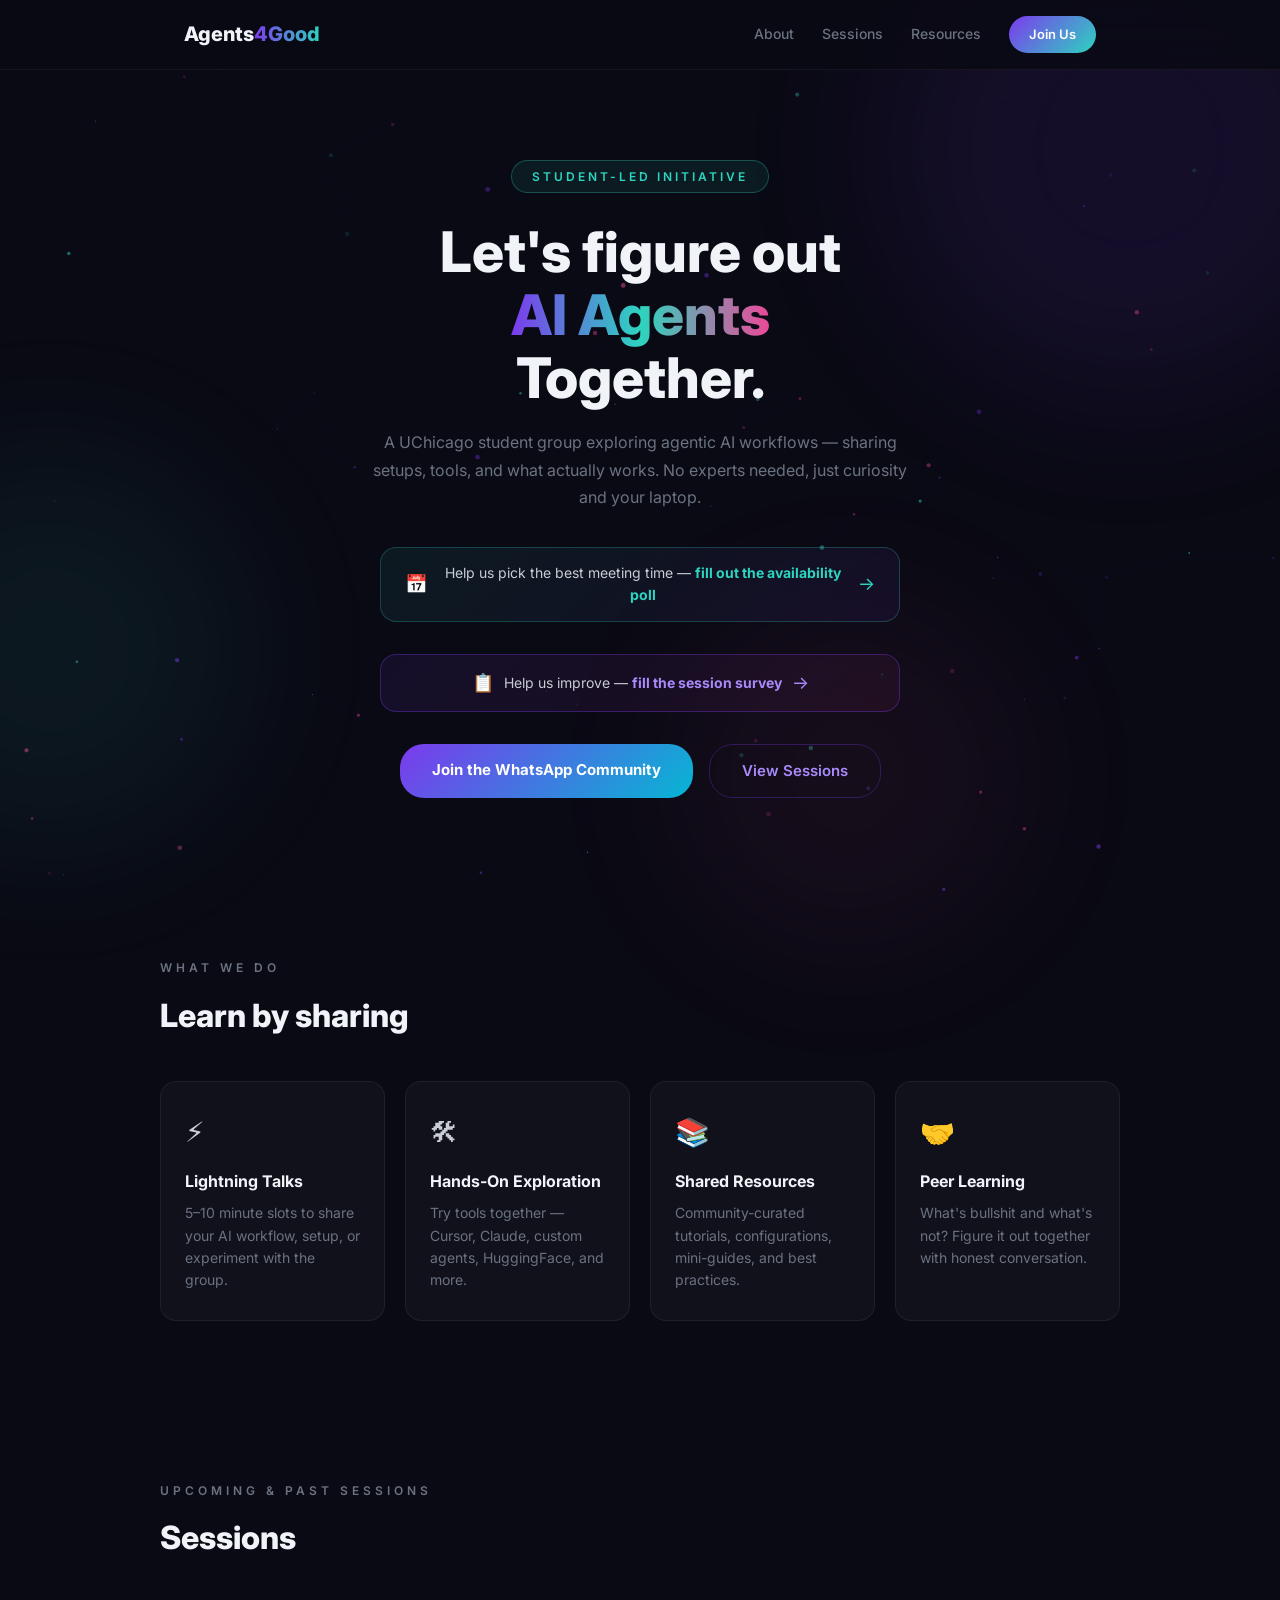
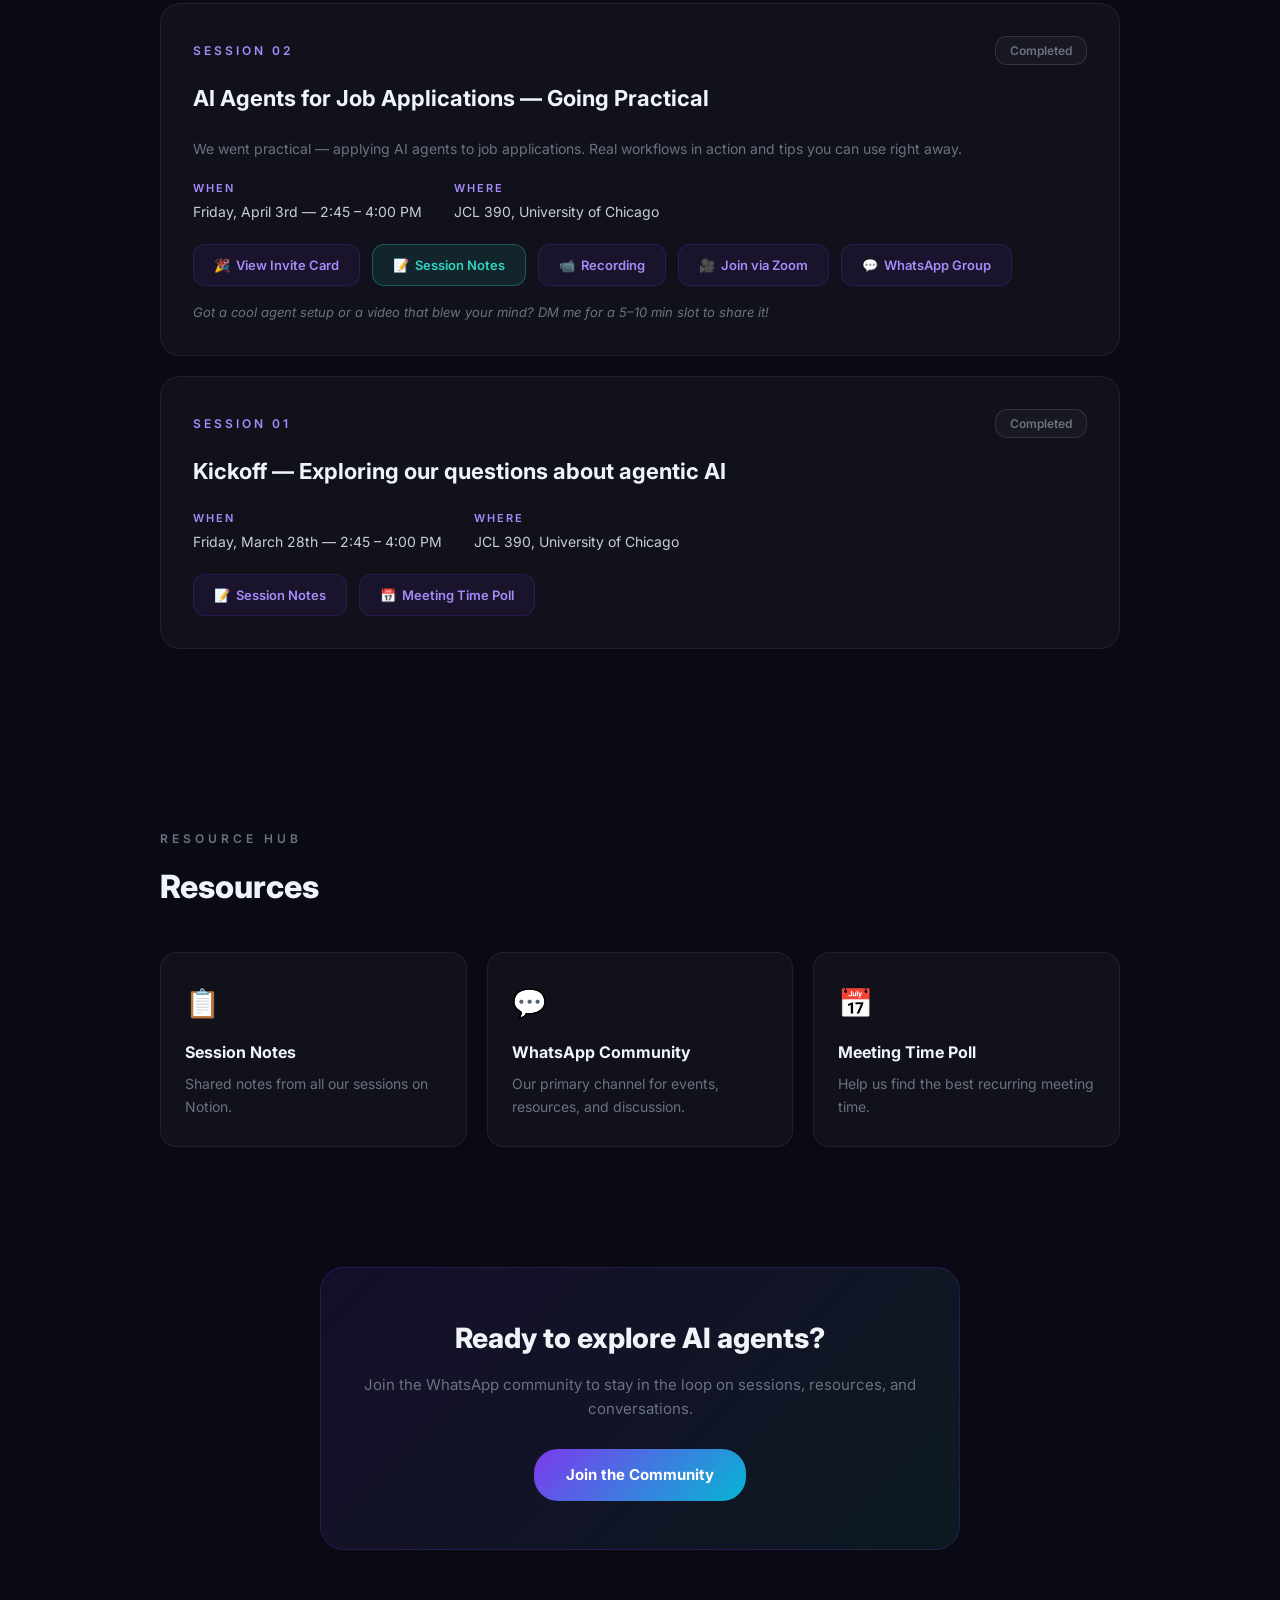
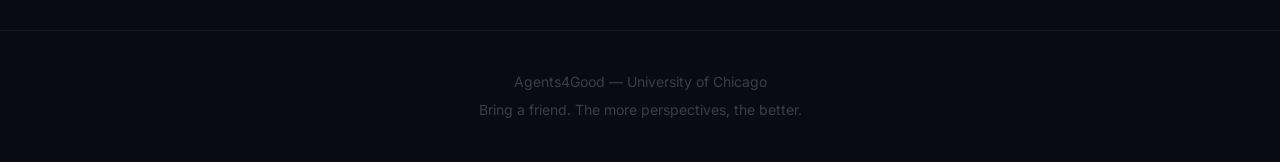
<file: index.html>
<!DOCTYPE html>
<html lang="en">
<head>
  <meta charset="UTF-8">
  <meta name="viewport" content="width=device-width, initial-scale=1.0">
  <title>Agents4Good — UChicago</title>
  <meta property="og:title" content="Agents4Good — UChicago">
  <meta property="og:description" content="A UChicago student group exploring agentic AI workflows — sharing setups, tools, and what actually works.">
  <meta property="og:image" content="https://agents4good-uchicago.vercel.app/og-image.png">
  <meta property="og:url" content="https://agents4good-uchicago.vercel.app/">
  <meta property="og:type" content="website">
  <meta name="twitter:card" content="summary_large_image">
  <meta name="twitter:title" content="Agents4Good — UChicago">
  <meta name="twitter:description" content="A UChicago student group exploring agentic AI workflows together.">
  <meta name="twitter:image" content="https://agents4good-uchicago.vercel.app/og-image.png">
  <link rel="stylesheet" href="styles.css">
  <link rel="preconnect" href="https://fonts.googleapis.com">
  <link rel="preconnect" href="https://fonts.gstatic.com" crossorigin>
  <link href="https://fonts.googleapis.com/css2?family=Inter:wght@400;500;600;700;800&display=swap" rel="stylesheet">
</head>
<body>

  <!-- Animated background -->
  <canvas id="bg-canvas"></canvas>
  <div class="orb orb1"></div>
  <div class="orb orb2"></div>
  <div class="orb orb3"></div>

  <!-- Nav -->
  <nav class="nav">
    <div class="nav-inner">
      <div class="logo">Agents<span class="logo-accent">4Good</span></div>
      <div class="nav-links">
        <a href="#about">About</a>
        <a href="#sessions">Sessions</a>
        <a href="#resources">Resources</a>
        <a href="https://chat.whatsapp.com/GzSpVxexoOY7VSEWYeN89o" target="_blank" class="btn-join">Join Us</a>
      </div>
    </div>
  </nav>

  <!-- Hero -->
  <section class="hero">
    <div class="pill">STUDENT-LED INITIATIVE</div>
    <h1>Let's figure out<br><span class="gradient-text">AI Agents</span><br>Together.</h1>
    <p class="hero-sub">A UChicago student group exploring agentic AI workflows — sharing setups, tools, and what actually works. No experts needed, just curiosity and your laptop.</p>

    <!-- Availability poll banner -->
    <div class="availability-banner">
      <a href="https://crab.fit/ai-agent-group-meeting-time-300995" target="_blank" rel="noopener noreferrer">
        <span class="avail-icon">&#128197;</span>
        <span>Help us pick the best meeting time — <strong>fill out the availability poll</strong></span>
        <span class="avail-arrow">&rarr;</span>
      </a>
    </div>

    <!-- Session feedback survey -->
    <div class="survey-banner">
      <a href="https://docs.google.com/forms/d/e/1FAIpQLSfkgSbDQpfHfa1FP5H-t80bUhdJW2nWBRiSUUkGJ8nTYz9L9Q/viewform?usp=dialog" target="_blank" rel="noopener noreferrer">
        <span class="survey-icon">&#128203;</span>
        <span>Help us improve — <strong>fill the session survey</strong></span>
        <span class="survey-arrow">&rarr;</span>
      </a>
    </div>

    <div class="hero-actions">
      <a href="https://chat.whatsapp.com/GzSpVxexoOY7VSEWYeN89o" target="_blank" class="btn-primary">Join the WhatsApp Community</a>
      <a href="#sessions" class="btn-secondary">View Sessions</a>
    </div>
  </section>

  <!-- About -->
  <section id="about" class="section">
    <div class="section-inner">
      <div class="section-label">WHAT WE DO</div>
      <h2>Learn by sharing</h2>
      <div class="about-grid">
        <div class="about-card">
          <div class="about-icon">&#9889;</div>
          <h3>Lightning Talks</h3>
          <p>5–10 minute slots to share your AI workflow, setup, or experiment with the group.</p>
        </div>
        <div class="about-card">
          <div class="about-icon">&#128736;</div>
          <h3>Hands-On Exploration</h3>
          <p>Try tools together — Cursor, Claude, custom agents, HuggingFace, and more.</p>
        </div>
        <div class="about-card">
          <div class="about-icon">&#128218;</div>
          <h3>Shared Resources</h3>
          <p>Community-curated tutorials, configurations, mini-guides, and best practices.</p>
        </div>
        <div class="about-card">
          <div class="about-icon">&#129309;</div>
          <h3>Peer Learning</h3>
          <p>What's bullshit and what's not? Figure it out together with honest conversation.</p>
        </div>
      </div>
    </div>
  </section>

  <!-- Sessions -->
  <section id="sessions" class="section">
    <div class="section-inner">
      <div class="section-label">UPCOMING &amp; PAST SESSIONS</div>
      <h2>Sessions</h2>

      <!-- Session 02 — Past -->
      <div class="session-card">
        <div class="session-header">
          <div class="session-number">SESSION 02</div>
          <div class="session-status past">Completed</div>
        </div>
        <h3 class="session-title">AI Agents for Job Applications — Going Practical</h3>
        <p class="session-desc">We went practical — applying AI agents to job applications. Real workflows in action and tips you can use right away.</p>
        <div class="session-details">
          <div class="session-detail">
            <span class="detail-label">When</span>
            <span class="detail-value">Friday, April 3rd — 2:45 – 4:00 PM</span>
          </div>
          <div class="session-detail">
            <span class="detail-label">Where</span>
            <span class="detail-value">JCL 390, University of Chicago</span>
          </div>
        </div>
        <div class="session-links">
          <a href="sessions/02/" class="session-link">
            <span class="link-icon">&#127881;</span> View Invite Card
          </a>
          <a href="https://www.notion.so/analyticpr/3371c4d77bd780c6a544dc501adbde97?source=copy_link" target="_blank" rel="noopener noreferrer" class="session-link highlight">
            <span class="link-icon">&#128221;</span> Session Notes
          </a>
          <a href="https://uchicago.box.com/s/g841v0diyoy6suo3u3nt7nhdlpa3titu" target="_blank" rel="noopener noreferrer" class="session-link">
            <span class="link-icon">&#128249;</span> Recording
          </a>
          <a href="https://uchicago.zoom.us/j/98515018610?pwd=RD3BpszK168KEPIO8bxgmd8YSKmBgg.1" target="_blank" rel="noopener noreferrer" class="session-link">
            <span class="link-icon">&#127909;</span> Join via Zoom
          </a>
          <a href="https://chat.whatsapp.com/GzSpVxexoOY7VSEWYeN89o" target="_blank" rel="noopener noreferrer" class="session-link">
            <span class="link-icon">&#128172;</span> WhatsApp Group
          </a>
        </div>
        <p class="session-cta-text">Got a cool agent setup or a video that blew your mind? DM me for a 5–10 min slot to share it!</p>
      </div>

      <!-- Session 01 — Past -->
      <div class="session-card">
        <div class="session-header">
          <div class="session-number">SESSION 01</div>
          <div class="session-status past">Completed</div>
        </div>
        <h3 class="session-title">Kickoff — Exploring our questions about agentic AI</h3>
        <div class="session-details">
          <div class="session-detail">
            <span class="detail-label">When</span>
            <span class="detail-value">Friday, March 28th — 2:45 – 4:00 PM</span>
          </div>
          <div class="session-detail">
            <span class="detail-label">Where</span>
            <span class="detail-value">JCL 390, University of Chicago</span>
          </div>
        </div>
        <div class="session-links">
          <a href="https://www.notion.so/analyticpr/3301c4d77bd7801aab6dc539595d9fb1?source=copy_link" target="_blank" class="session-link">
            <span class="link-icon">&#128221;</span> Session Notes
          </a>
          <a href="https://crab.fit/ai-agent-group-meeting-time-300995" target="_blank" class="session-link">
            <span class="link-icon">&#128197;</span> Meeting Time Poll
          </a>
        </div>
      </div>
    </div>
  </section>

  <!-- Resources -->
  <section id="resources" class="section">
    <div class="section-inner">
      <div class="section-label">RESOURCE HUB</div>
      <h2>Resources</h2>
      <div class="resources-grid">
        <a href="https://www.notion.so/analyticpr/3301c4d77bd7801aab6dc539595d9fb1?source=copy_link" target="_blank" class="resource-card">
          <div class="resource-icon">&#128203;</div>
          <h3>Session Notes</h3>
          <p>Shared notes from all our sessions on Notion.</p>
        </a>
        <a href="https://chat.whatsapp.com/GzSpVxexoOY7VSEWYeN89o" target="_blank" class="resource-card">
          <div class="resource-icon">&#128172;</div>
          <h3>WhatsApp Community</h3>
          <p>Our primary channel for events, resources, and discussion.</p>
        </a>
        <a href="https://crab.fit/ai-agent-group-meeting-time-300995" target="_blank" class="resource-card">
          <div class="resource-icon">&#128197;</div>
          <h3>Meeting Time Poll</h3>
          <p>Help us find the best recurring meeting time.</p>
        </a>
      </div>
    </div>
  </section>

  <!-- CTA -->
  <section class="cta-section">
    <div class="cta-box">
      <h2>Ready to explore AI agents?</h2>
      <p>Join the WhatsApp community to stay in the loop on sessions, resources, and conversations.</p>
      <a href="https://chat.whatsapp.com/GzSpVxexoOY7VSEWYeN89o" target="_blank" class="btn-primary">Join the Community</a>
    </div>
  </section>

  <!-- Footer -->
  <footer class="footer">
    <p>Agents4Good — University of Chicago</p>
    <p class="footer-sub">Bring a friend. The more perspectives, the better.</p>
  </footer>

  <!-- Animated background script -->
  <script>
    const canvas = document.getElementById('bg-canvas');
    const ctx = canvas.getContext('2d');
    let particles = [];
    let mouse = { x: null, y: null };

    function resize() {
      canvas.width = window.innerWidth;
      canvas.height = window.innerHeight;
    }
    resize();
    window.addEventListener('resize', resize);
    document.addEventListener('mousemove', e => { mouse.x = e.clientX; mouse.y = e.clientY; });

    class Particle {
      constructor() {
        this.reset();
      }
      reset() {
        this.x = Math.random() * canvas.width;
        this.y = Math.random() * canvas.height;
        this.size = Math.random() * 2 + 0.5;
        this.speedX = (Math.random() - 0.5) * 0.4;
        this.speedY = (Math.random() - 0.5) * 0.4;
        this.opacity = Math.random() * 0.4 + 0.1;
        const colors = ['124,58,237', '45,212,191', '236,72,153'];
        this.color = colors[Math.floor(Math.random() * colors.length)];
      }
      update() {
        this.x += this.speedX;
        this.y += this.speedY;
        if (mouse.x !== null) {
          const dx = mouse.x - this.x;
          const dy = mouse.y - this.y;
          const dist = Math.sqrt(dx * dx + dy * dy);
          if (dist < 150) {
            this.x -= dx * 0.002;
            this.y -= dy * 0.002;
          }
        }
        if (this.x < 0 || this.x > canvas.width || this.y < 0 || this.y > canvas.height) {
          this.reset();
        }
      }
      draw() {
        ctx.beginPath();
        ctx.arc(this.x, this.y, this.size, 0, Math.PI * 2);
        ctx.fillStyle = `rgba(${this.color},${this.opacity})`;
        ctx.fill();
      }
    }

    for (let i = 0; i < 80; i++) particles.push(new Particle());

    function drawLines() {
      for (let i = 0; i < particles.length; i++) {
        for (let j = i + 1; j < particles.length; j++) {
          const dx = particles[i].x - particles[j].x;
          const dy = particles[i].y - particles[j].y;
          const dist = Math.sqrt(dx * dx + dy * dy);
          if (dist < 120) {
            ctx.beginPath();
            ctx.moveTo(particles[i].x, particles[i].y);
            ctx.lineTo(particles[j].x, particles[j].y);
            ctx.strokeStyle = `rgba(124,58,237,${0.08 * (1 - dist / 120)})`;
            ctx.lineWidth = 0.5;
            ctx.stroke();
          }
        }
      }
    }

    function animate() {
      ctx.clearRect(0, 0, canvas.width, canvas.height);
      particles.forEach(p => { p.update(); p.draw(); });
      drawLines();
      requestAnimationFrame(animate);
    }
    animate();
  </script>

</body>
</html>
</file>
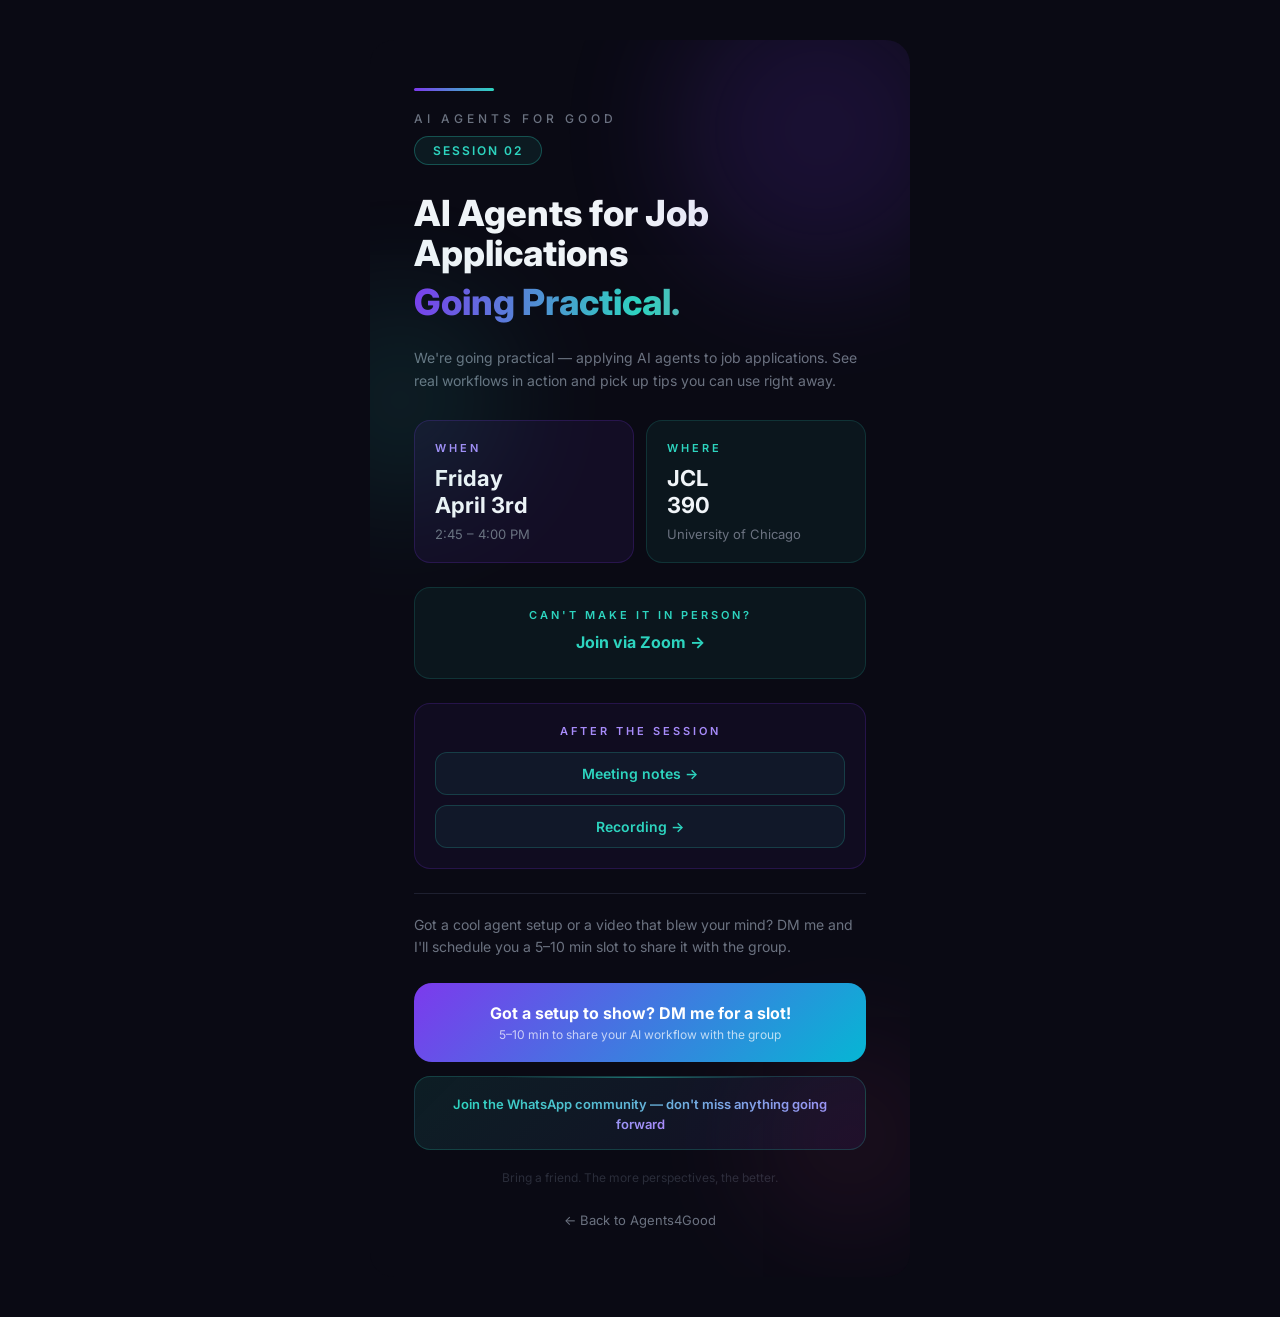
<file: sessions/02/index.html>
<!DOCTYPE html>
<html lang="en">
<head>
<meta charset="UTF-8">
<meta name="viewport" content="width=device-width, initial-scale=1.0">
<title>Session 02 — Agents4Good</title>
<meta property="og:title" content="Session 02: AI Agents for Job Applications — Going Practical">
<meta property="og:description" content="Friday, April 3rd | 2:45–4:00 PM | JCL 390, UChicago. Come see real AI workflows in action and pick up tips you can use right away.">
<meta property="og:image" content="https://agents4good-uchicago.vercel.app/sessions/02/og-image.png">
<meta property="og:url" content="https://agents4good-uchicago.vercel.app/sessions/02/">
<meta property="og:type" content="website">
<meta name="twitter:card" content="summary_large_image">
<meta name="twitter:title" content="Session 02: AI Agents for Job Applications">
<meta name="twitter:description" content="Friday, April 3rd | 2:45–4:00 PM | JCL 390, UChicago. Real AI workflows in action.">
<meta name="twitter:image" content="https://agents4good-uchicago.vercel.app/sessions/02/og-image.png">
<link rel="preconnect" href="https://fonts.googleapis.com">
<link rel="preconnect" href="https://fonts.gstatic.com" crossorigin>
<link href="https://fonts.googleapis.com/css2?family=Inter:wght@400;500;600;700;800&display=swap" rel="stylesheet">
<style>
*{margin:0;padding:0;box-sizing:border-box}
html,body{width:100%;min-height:100vh;background:#0a0a14;font-family:Inter,system-ui,sans-serif}
body{display:flex;align-items:center;justify-content:center;padding:40px 20px}
.card{width:100%;max-width:540px;background:#0a0a14;border-radius:24px;padding:48px 44px;position:relative;overflow:hidden}
.orb{position:absolute;border-radius:50%;filter:blur(60px);pointer-events:none}
.orb1{width:300px;height:300px;background:#7c3aed;opacity:.14;top:-60px;right:-60px}
.orb2{width:220px;height:220px;background:#2dd4bf;opacity:.1;top:250px;left:-80px}
.orb3{width:200px;height:200px;background:#ec4899;opacity:.08;bottom:40px;right:-40px}
.accent{width:80px;height:3px;border-radius:2px;background:linear-gradient(90deg,#7c3aed,#2dd4bf);margin-bottom:20px}
.group{font-size:12px;font-weight:500;color:#6b7280;letter-spacing:4px;margin-bottom:10px}
.pill{display:inline-block;padding:6px 18px;border-radius:20px;font-size:12px;font-weight:600;color:#2dd4bf;letter-spacing:2px;border:1px solid rgba(45,212,191,.3);background:rgba(45,212,191,.08);margin-bottom:28px}
.title{font-size:36px;font-weight:800;color:#f0f4f8;line-height:1.12;margin-bottom:6px}
.together{font-size:36px;font-weight:800;background:linear-gradient(90deg,#7c3aed,#2dd4bf,#ec4899);-webkit-background-clip:text;-webkit-text-fill-color:transparent;background-clip:text;margin-bottom:22px}
.sub{font-size:14px;color:#6b7280;line-height:1.65;margin-bottom:28px}
.cards{display:flex;gap:12px;margin-bottom:24px}
.info-card{flex:1;padding:20px;border-radius:16px}
.when-card{background:rgba(124,58,237,.08);border:1px solid rgba(124,58,237,.2)}
.where-card{background:rgba(45,212,191,.06);border:1px solid rgba(45,212,191,.15)}
.info-label{font-size:11px;font-weight:600;letter-spacing:3px;margin-bottom:10px}
.when-card .info-label{color:#a78bfa}
.where-card .info-label{color:#2dd4bf}
.info-main{font-size:22px;font-weight:700;color:#f0f4f8;line-height:1.25;margin-bottom:6px}
.info-sub{font-size:13px;color:#6b7280}
.divider{height:1px;background:#1e2030;margin:4px 0 20px}
.expect{font-size:14px;color:#6b7280;line-height:1.6;margin-bottom:24px}
.cta{display:block;padding:20px;border-radius:18px;text-align:center;margin-bottom:14px;position:relative;background:linear-gradient(135deg,#7c3aed,#06b6d4,#ec4899);background-size:200% 200%;animation:glow-shift 5s ease infinite;text-decoration:none;cursor:pointer;transition:opacity .2s}
.cta:hover{opacity:.9}
@keyframes glow-shift{0%,100%{background-position:0% 50%}50%{background-position:100% 50%}}
.cta span{font-size:16px;font-weight:700;color:#fff}
.cta-sub{font-size:12px;color:rgba(255,255,255,.7);margin-top:4px}
.community{padding:16px;border-radius:16px;text-align:center;margin-bottom:20px;background:linear-gradient(135deg,rgba(45,212,191,.1),rgba(124,58,237,.08));border:1px solid rgba(45,212,191,.2);position:relative;overflow:hidden;transition:border-color .2s}
.community:hover{border-color:rgba(45,212,191,.4)}
.community::before{content:'';position:absolute;top:0;left:20%;right:20%;height:1px;background:linear-gradient(90deg,transparent,rgba(45,212,191,.5),transparent)}
.community a{text-decoration:none;display:block}
.community span{font-size:13px;font-weight:600;background:linear-gradient(90deg,#2dd4bf,#a78bfa);-webkit-background-clip:text;-webkit-text-fill-color:transparent;background-clip:text}
.back-link{display:block;text-align:center;margin-top:24px}
.back-link a{font-size:13px;color:#6b7280;text-decoration:none;transition:color .2s}
.back-link a:hover{color:#f0f4f8}
.footer{font-size:12px;color:#2a2d3a;text-align:center}
.after-session{margin-bottom:24px;padding:20px;border-radius:16px;background:rgba(124,58,237,.06);border:1px solid rgba(124,58,237,.2)}
.after-session-label{font-size:11px;font-weight:600;letter-spacing:3px;color:#a78bfa;margin-bottom:14px;text-align:center}
.after-session-links{display:flex;flex-direction:column;gap:10px}
.after-session-links a{display:block;padding:12px 16px;border-radius:12px;background:rgba(45,212,191,.06);border:1px solid rgba(45,212,191,.2);color:#2dd4bf;text-decoration:none;font-size:14px;font-weight:600;text-align:center;transition:border-color .2s,background .2s}
.after-session-links a:hover{border-color:rgba(45,212,191,.45);background:rgba(45,212,191,.1)}
</style>
</head>
<body>
<div class="card">
<div class="orb orb1"></div>
<div class="orb orb2"></div>
<div class="orb orb3"></div>
<div class="accent"></div>
<div class="group">AI AGENTS FOR GOOD</div>
<div class="pill">SESSION 02</div>
<div class="title">AI Agents for Job Applications</div>
<div class="together">Going Practical.</div>
<div class="sub">We're going practical — applying AI agents to job applications. See real workflows in action and pick up tips you can use right away.</div>
<div class="cards">
<div class="info-card when-card">
<div class="info-label">WHEN</div>
<div class="info-main">Friday<br>April 3rd</div>
<div class="info-sub">2:45 – 4:00 PM</div>
</div>
<div class="info-card where-card">
<div class="info-label">WHERE</div>
<div class="info-main">JCL<br>390</div>
<div class="info-sub">University of Chicago</div>
</div>
</div>
<div class="info-card where-card" style="margin-bottom:24px;text-align:center">
<div class="info-label">CAN'T MAKE IT IN PERSON?</div>
<div class="info-main" style="font-size:16px"><a href="https://uchicago.zoom.us/j/98515018610?pwd=RD3BpszK168KEPIO8bxgmd8YSKmBgg.1" target="_blank" rel="noopener noreferrer" style="color:#2dd4bf;text-decoration:none">Join via Zoom &rarr;</a></div>
</div>
<div class="after-session">
<div class="after-session-label">AFTER THE SESSION</div>
<div class="after-session-links">
<a href="https://www.notion.so/analyticpr/3371c4d77bd780c6a544dc501adbde97?source=copy_link" target="_blank" rel="noopener noreferrer">Meeting notes &rarr;</a>
<a href="https://uchicago.box.com/s/g841v0diyoy6suo3u3nt7nhdlpa3titu" target="_blank" rel="noopener noreferrer">Recording &rarr;</a>
</div>
</div>
<div class="divider"></div>
<div class="expect">Got a cool agent setup or a video that blew your mind? DM me and I'll schedule you a 5–10 min slot to share it with the group.</div>
<a class="cta" href="mailto:afcamachob@uchicago.edu?subject=Agents4Good%20Session%2002%20—%20I%20want%20to%20showcase!">
<span>Got a setup to show? DM me for a slot!</span>
<div class="cta-sub">5–10 min to share your AI workflow with the group</div>
</a>
<div class="community"><a href="https://chat.whatsapp.com/GzSpVxexoOY7VSEWYeN89o" target="_blank" rel="noopener noreferrer"><span>Join the WhatsApp community — don't miss anything going forward</span></a></div>
<div class="footer">Bring a friend. The more perspectives, the better.</div>
<div class="back-link"><a href="../../">&larr; Back to Agents4Good</a></div>
</div>
</body>
</html>
</file>
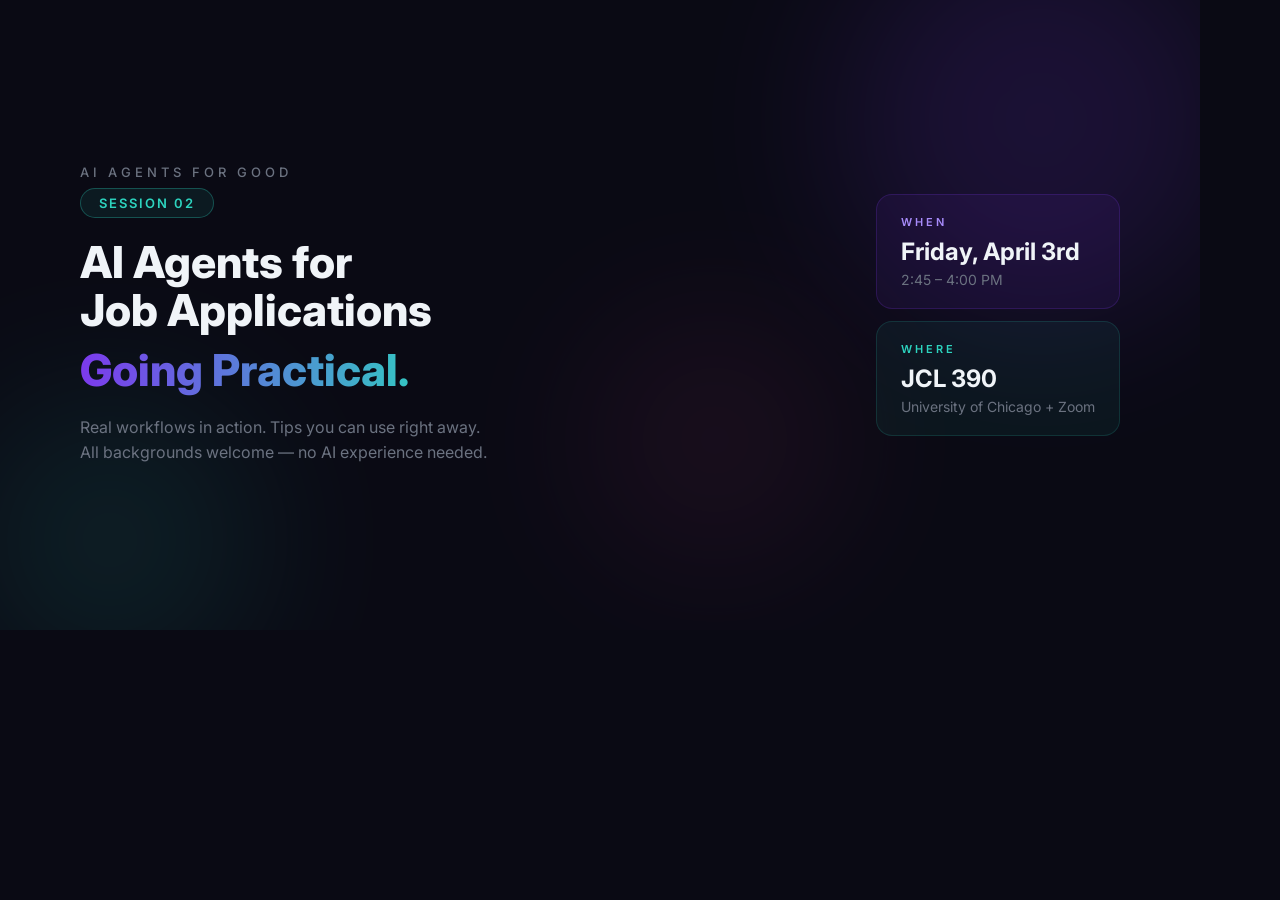
<file: sessions/02/og-card.html>
<!DOCTYPE html>
<html lang="en">
<head>
<meta charset="UTF-8">
<meta name="viewport" content="width=1200, height=630">
<link href="https://fonts.googleapis.com/css2?family=Inter:wght@400;500;600;700;800&display=swap" rel="stylesheet">
<style>
*{margin:0;padding:0;box-sizing:border-box}
html,body{width:1200px;height:630px;overflow:hidden}
body{background:#0a0a14;font-family:Inter,system-ui,sans-serif;display:flex;align-items:center;justify-content:center;position:relative}
.orb{position:absolute;border-radius:50%;filter:blur(80px);pointer-events:none}
.orb1{width:400px;height:400px;background:#7c3aed;opacity:.15;top:-80px;right:-40px}
.orb2{width:300px;height:300px;background:#2dd4bf;opacity:.1;bottom:-60px;left:-40px}
.orb3{width:250px;height:250px;background:#ec4899;opacity:.08;top:50%;right:30%}
.content{position:relative;z-index:1;display:flex;align-items:center;gap:60px;padding:0 80px;width:100%}
.left{flex:1}
.right{display:flex;flex-direction:column;gap:12px;min-width:240px}
.group{font-size:13px;font-weight:500;color:#6b7280;letter-spacing:4px;margin-bottom:8px}
.pill{display:inline-block;padding:6px 18px;border-radius:20px;font-size:13px;font-weight:600;color:#2dd4bf;letter-spacing:2px;border:1px solid rgba(45,212,191,.3);background:rgba(45,212,191,.08);margin-bottom:20px}
.title{font-size:44px;font-weight:800;color:#f0f4f8;line-height:1.1;margin-bottom:8px}
.gradient{font-size:44px;font-weight:800;background:linear-gradient(90deg,#7c3aed,#2dd4bf,#ec4899);-webkit-background-clip:text;-webkit-text-fill-color:transparent;background-clip:text;margin-bottom:18px}
.sub{font-size:16px;color:#6b7280;line-height:1.6}
.info-card{padding:20px 24px;border-radius:16px}
.when-card{background:rgba(124,58,237,.08);border:1px solid rgba(124,58,237,.2)}
.where-card{background:rgba(45,212,191,.06);border:1px solid rgba(45,212,191,.15)}
.info-label{font-size:11px;font-weight:600;letter-spacing:3px;margin-bottom:8px}
.when-card .info-label{color:#a78bfa}
.where-card .info-label{color:#2dd4bf}
.info-main{font-size:24px;font-weight:700;color:#f0f4f8;line-height:1.25;margin-bottom:4px}
.info-sub{font-size:14px;color:#6b7280}
</style>
</head>
<body>
<div class="orb orb1"></div>
<div class="orb orb2"></div>
<div class="orb orb3"></div>
<div class="content">
  <div class="left">
    <div class="group">AI AGENTS FOR GOOD</div>
    <div class="pill">SESSION 02</div>
    <div class="title">AI Agents for<br>Job Applications</div>
    <div class="gradient">Going Practical.</div>
    <div class="sub">Real workflows in action. Tips you can use right away.<br>All backgrounds welcome — no AI experience needed.</div>
  </div>
  <div class="right">
    <div class="info-card when-card">
      <div class="info-label">WHEN</div>
      <div class="info-main">Friday, April 3rd</div>
      <div class="info-sub">2:45 – 4:00 PM</div>
    </div>
    <div class="info-card where-card">
      <div class="info-label">WHERE</div>
      <div class="info-main">JCL 390</div>
      <div class="info-sub">University of Chicago + Zoom</div>
    </div>
  </div>
</div>
</body>
</html>
</file>
<file: styles.css>
/* Reset & Base */
*, *::before, *::after { margin: 0; padding: 0; box-sizing: border-box; }
html { scroll-behavior: smooth; }
body {
  font-family: 'Inter', system-ui, sans-serif;
  background: #0a0a14;
  color: #c9cdd4;
  line-height: 1.6;
  overflow-x: hidden;
  position: relative;
  min-height: 100vh;
}

/* Animated Canvas Background */
#bg-canvas {
  position: fixed;
  top: 0; left: 0;
  width: 100%; height: 100%;
  z-index: 0;
  pointer-events: none;
}

/* Background Orbs */
.orb {
  position: fixed;
  border-radius: 50%;
  filter: blur(80px);
  pointer-events: none;
  z-index: 0;
}
.orb1 { width: 500px; height: 500px; background: #7c3aed; opacity: .1; top: -100px; right: -100px; animation: float1 20s ease-in-out infinite; }
.orb2 { width: 400px; height: 400px; background: #2dd4bf; opacity: .07; top: 50%; left: -150px; animation: float2 25s ease-in-out infinite; }
.orb3 { width: 350px; height: 350px; background: #ec4899; opacity: .06; bottom: -50px; right: 20%; animation: float3 18s ease-in-out infinite; }

@keyframes float1 {
  0%, 100% { transform: translate(0, 0); }
  33% { transform: translate(-40px, 60px); }
  66% { transform: translate(30px, -40px); }
}
@keyframes float2 {
  0%, 100% { transform: translate(0, 0); }
  33% { transform: translate(50px, -30px); }
  66% { transform: translate(-30px, 50px); }
}
@keyframes float3 {
  0%, 100% { transform: translate(0, 0); }
  33% { transform: translate(-60px, -40px); }
  66% { transform: translate(40px, 30px); }
}

/* Nav */
.nav {
  position: fixed;
  top: 0; left: 0; right: 0;
  z-index: 100;
  background: rgba(10, 10, 20, .85);
  backdrop-filter: blur(16px);
  border-bottom: 1px solid rgba(255,255,255,.05);
}
.nav-inner {
  max-width: 960px;
  margin: 0 auto;
  padding: 16px 24px;
  display: flex;
  align-items: center;
  justify-content: space-between;
}
.logo {
  font-size: 20px;
  font-weight: 800;
  color: #f0f4f8;
}
.logo-accent {
  background: linear-gradient(90deg, #7c3aed, #2dd4bf);
  -webkit-background-clip: text;
  -webkit-text-fill-color: transparent;
  background-clip: text;
}
.nav-links { display: flex; align-items: center; gap: 28px; }
.nav-links a {
  font-size: 14px;
  font-weight: 500;
  color: #6b7280;
  text-decoration: none;
  transition: color .2s;
}
.nav-links a:hover { color: #f0f4f8; }
.btn-join {
  padding: 8px 20px !important;
  border-radius: 20px;
  background: linear-gradient(135deg, #7c3aed, #2dd4bf) !important;
  color: #fff !important;
  font-weight: 600 !important;
  font-size: 13px !important;
  transition: opacity .2s;
}
.btn-join:hover { opacity: .9; }

/* Hero */
.hero {
  position: relative;
  z-index: 1;
  max-width: 960px;
  margin: 0 auto;
  padding: 160px 24px 80px;
  text-align: center;
}
.pill {
  display: inline-block;
  padding: 6px 20px;
  border-radius: 20px;
  font-size: 12px;
  font-weight: 600;
  color: #2dd4bf;
  letter-spacing: 3px;
  border: 1px solid rgba(45, 212, 191, .3);
  background: rgba(45, 212, 191, .08);
  margin-bottom: 28px;
}
.hero h1 {
  font-size: clamp(36px, 6vw, 56px);
  font-weight: 800;
  color: #f0f4f8;
  line-height: 1.12;
  margin-bottom: 20px;
}
.gradient-text {
  background: linear-gradient(90deg, #7c3aed, #2dd4bf, #ec4899);
  -webkit-background-clip: text;
  -webkit-text-fill-color: transparent;
  background-clip: text;
}
.hero-sub {
  font-size: 16px;
  color: #6b7280;
  max-width: 560px;
  margin: 0 auto 36px;
  line-height: 1.7;
}
/* Availability Banner */
.availability-banner {
  max-width: 520px;
  margin: 0 auto 32px;
}
.availability-banner a {
  display: flex;
  align-items: center;
  justify-content: center;
  gap: 10px;
  padding: 14px 24px;
  border-radius: 16px;
  background: linear-gradient(135deg, rgba(45, 212, 191, .08), rgba(124, 58, 237, .08));
  border: 1px solid rgba(45, 212, 191, .25);
  text-decoration: none;
  color: #c9cdd4;
  font-size: 14px;
  transition: all .25s;
}
.availability-banner a:hover {
  border-color: rgba(45, 212, 191, .5);
  background: rgba(45, 212, 191, .12);
}
.availability-banner a strong { color: #2dd4bf; }
.avail-icon { font-size: 18px; }
.avail-arrow {
  color: #2dd4bf;
  font-size: 18px;
  transition: transform .2s;
}
.availability-banner a:hover .avail-arrow { transform: translateX(3px); }

/* Session feedback survey banner */
.survey-banner {
  max-width: 520px;
  margin: 0 auto 32px;
}
.survey-banner a {
  display: flex;
  align-items: center;
  justify-content: center;
  gap: 10px;
  padding: 14px 24px;
  border-radius: 16px;
  background: linear-gradient(135deg, rgba(124, 58, 237, .1), rgba(236, 72, 153, .06));
  border: 1px solid rgba(124, 58, 237, .35);
  text-decoration: none;
  color: #c9cdd4;
  font-size: 14px;
  transition: all .25s;
}
.survey-banner a:hover {
  border-color: rgba(167, 139, 250, .55);
  background: rgba(124, 58, 237, .14);
}
.survey-banner a strong { color: #a78bfa; }
.survey-icon { font-size: 18px; }
.survey-arrow {
  color: #a78bfa;
  font-size: 18px;
  transition: transform .2s;
}
.survey-banner a:hover .survey-arrow { transform: translateX(3px); }

/* Session description & CTA text */
.session-desc {
  font-size: 14px;
  color: #6b7280;
  line-height: 1.65;
  margin-bottom: 20px;
}
.session-cta-text {
  font-size: 13px;
  color: #6b7280;
  margin-top: 16px;
  font-style: italic;
}
.session-link.highlight {
  background: rgba(45, 212, 191, .1);
  border-color: rgba(45, 212, 191, .3);
  color: #2dd4bf;
}
.session-link.highlight:hover {
  background: rgba(45, 212, 191, .18);
  border-color: rgba(45, 212, 191, .5);
}

.hero-actions { display: flex; gap: 16px; justify-content: center; flex-wrap: wrap; }
.btn-primary {
  display: inline-block;
  padding: 14px 32px;
  border-radius: 24px;
  background: linear-gradient(135deg, #7c3aed, #06b6d4, #ec4899);
  background-size: 200% 200%;
  animation: glow-shift 5s ease infinite;
  color: #fff;
  font-weight: 700;
  font-size: 15px;
  text-decoration: none;
  transition: opacity .2s;
}
.btn-primary:hover { opacity: .9; }
@keyframes glow-shift {
  0%, 100% { background-position: 0% 50%; }
  50% { background-position: 100% 50%; }
}
.btn-secondary {
  display: inline-block;
  padding: 14px 32px;
  border-radius: 24px;
  border: 1px solid rgba(124, 58, 237, .3);
  color: #a78bfa;
  font-weight: 600;
  font-size: 15px;
  text-decoration: none;
  transition: all .2s;
}
.btn-secondary:hover {
  border-color: rgba(124, 58, 237, .6);
  background: rgba(124, 58, 237, .08);
}

/* Sections */
.section {
  position: relative;
  z-index: 1;
  padding: 80px 24px;
}
.section-inner { max-width: 960px; margin: 0 auto; }
.section-label {
  font-size: 12px;
  font-weight: 600;
  letter-spacing: 4px;
  color: #6b7280;
  margin-bottom: 12px;
}
.section h2 {
  font-size: 32px;
  font-weight: 800;
  color: #f0f4f8;
  margin-bottom: 40px;
}

/* About Grid */
.about-grid {
  display: grid;
  grid-template-columns: repeat(auto-fit, minmax(200px, 1fr));
  gap: 20px;
}
.about-card {
  padding: 28px 24px;
  border-radius: 16px;
  background: rgba(255, 255, 255, .03);
  border: 1px solid rgba(255, 255, 255, .06);
  transition: border-color .2s;
}
.about-card:hover { border-color: rgba(124, 58, 237, .3); }
.about-icon { font-size: 28px; margin-bottom: 14px; }
.about-card h3 {
  font-size: 16px;
  font-weight: 700;
  color: #f0f4f8;
  margin-bottom: 8px;
}
.about-card p { font-size: 14px; color: #6b7280; line-height: 1.6; }

/* Session Cards */
.session-card {
  padding: 32px;
  border-radius: 20px;
  background: rgba(255, 255, 255, .03);
  border: 1px solid rgba(255, 255, 255, .06);
  margin-bottom: 20px;
}
.session-card.upcoming { border-color: rgba(45, 212, 191, .2); }
.session-header {
  display: flex;
  align-items: center;
  justify-content: space-between;
  margin-bottom: 16px;
}
.session-number {
  font-size: 12px;
  font-weight: 600;
  letter-spacing: 3px;
  color: #a78bfa;
}
.session-status {
  font-size: 12px;
  font-weight: 600;
  padding: 4px 14px;
  border-radius: 12px;
  color: #2dd4bf;
  border: 1px solid rgba(45, 212, 191, .3);
  background: rgba(45, 212, 191, .08);
}
.session-status.past {
  color: #6b7280;
  border-color: rgba(107, 114, 128, .3);
  background: rgba(107, 114, 128, .08);
}
.session-title {
  font-size: 22px;
  font-weight: 700;
  color: #f0f4f8;
  margin-bottom: 20px;
}
.session-details {
  display: flex;
  gap: 32px;
  margin-bottom: 20px;
  flex-wrap: wrap;
}
.session-detail { display: flex; flex-direction: column; gap: 4px; }
.detail-label {
  font-size: 11px;
  font-weight: 600;
  letter-spacing: 2px;
  color: #a78bfa;
  text-transform: uppercase;
}
.detail-value { font-size: 14px; color: #c9cdd4; }
.session-links { display: flex; gap: 12px; flex-wrap: wrap; }
.session-link {
  display: inline-flex;
  align-items: center;
  gap: 6px;
  padding: 10px 20px;
  border-radius: 12px;
  background: rgba(124, 58, 237, .08);
  border: 1px solid rgba(124, 58, 237, .2);
  color: #a78bfa;
  font-size: 13px;
  font-weight: 600;
  text-decoration: none;
  transition: all .2s;
}
.session-link:hover {
  background: rgba(124, 58, 237, .15);
  border-color: rgba(124, 58, 237, .4);
}
.session-tbd {
  font-size: 14px;
  color: #6b7280;
}
.session-tbd a {
  color: #2dd4bf;
  text-decoration: underline;
  text-underline-offset: 2px;
}

/* Resources Grid */
.resources-grid {
  display: grid;
  grid-template-columns: repeat(auto-fit, minmax(250px, 1fr));
  gap: 20px;
}
.resource-card {
  padding: 28px 24px;
  border-radius: 16px;
  background: rgba(255, 255, 255, .03);
  border: 1px solid rgba(255, 255, 255, .06);
  text-decoration: none;
  transition: all .2s;
}
.resource-card:hover {
  border-color: rgba(45, 212, 191, .3);
  background: rgba(45, 212, 191, .04);
}
.resource-icon { font-size: 28px; margin-bottom: 14px; }
.resource-card h3 {
  font-size: 16px;
  font-weight: 700;
  color: #f0f4f8;
  margin-bottom: 8px;
}
.resource-card p { font-size: 14px; color: #6b7280; line-height: 1.6; }

/* CTA Section */
.cta-section {
  position: relative;
  z-index: 1;
  padding: 40px 24px 80px;
}
.cta-box {
  max-width: 640px;
  margin: 0 auto;
  padding: 48px 40px;
  border-radius: 24px;
  text-align: center;
  background: linear-gradient(135deg, rgba(124, 58, 237, .1), rgba(45, 212, 191, .08));
  border: 1px solid rgba(124, 58, 237, .2);
}
.cta-box h2 {
  font-size: 28px;
  font-weight: 800;
  color: #f0f4f8;
  margin-bottom: 12px;
}
.cta-box p {
  font-size: 15px;
  color: #6b7280;
  margin-bottom: 28px;
  line-height: 1.6;
}

/* Footer */
.footer {
  position: relative;
  z-index: 1;
  text-align: center;
  padding: 40px 24px;
  border-top: 1px solid rgba(255, 255, 255, .05);
}
.footer p { font-size: 14px; color: #3a3d4a; }
.footer-sub { font-size: 12px; color: #2a2d3a; margin-top: 6px; }

/* Responsive */
@media (max-width: 640px) {
  .nav-links a:not(.btn-join) { display: none; }
  .hero { padding: 120px 20px 60px; }
  .session-details { flex-direction: column; gap: 12px; }
  .hero-actions { flex-direction: column; align-items: center; }
}
</file>
